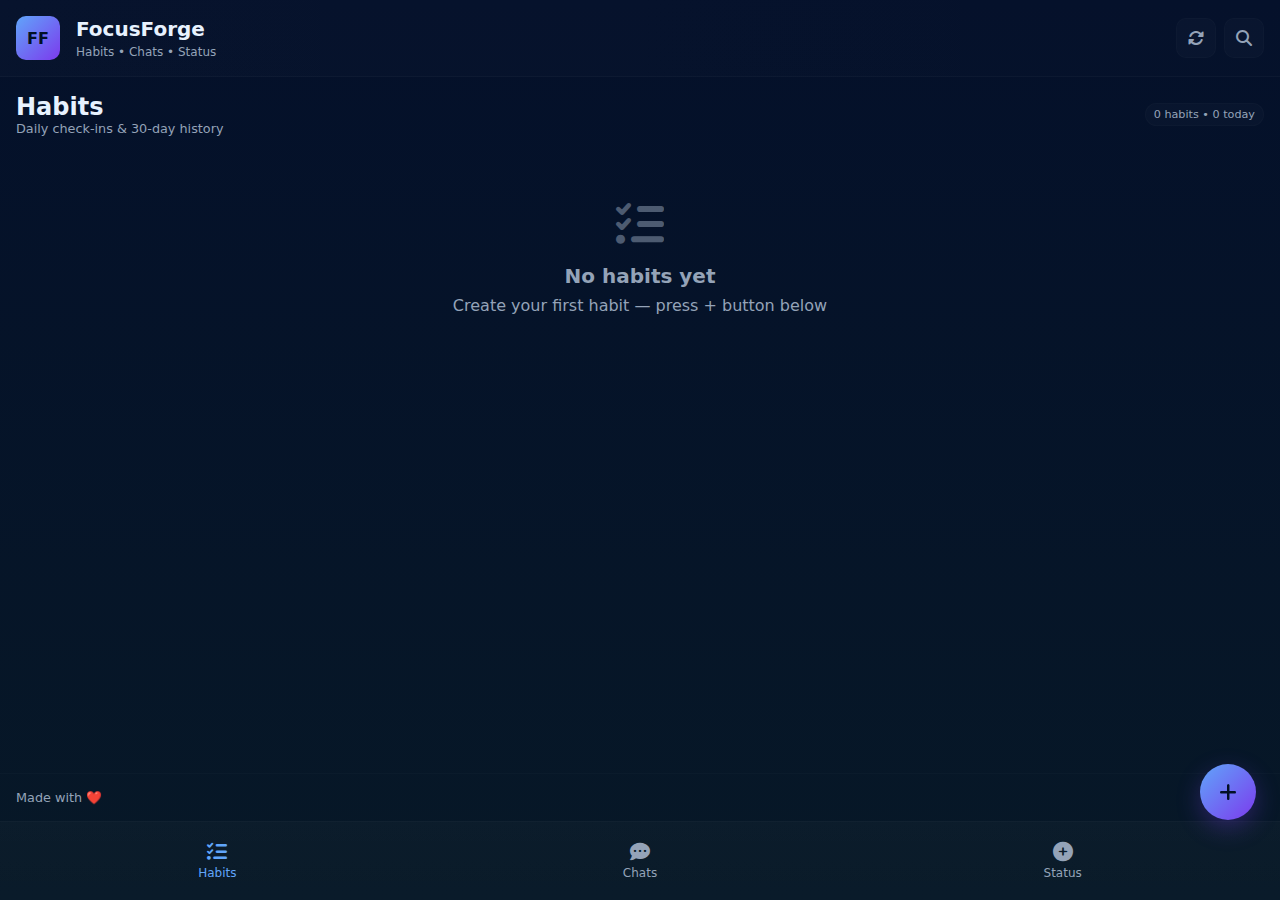
<file: testui1.html>
<!doctype html>
<html lang="en">
<head>
<meta charset="utf-8" />
<meta name="viewport" content="width=device-width, initial-scale=1.0" />
<title>FocusForge — Habits (Beginner Friendly)</title>
<link rel="stylesheet" href="https://cdnjs.cloudflare.com/ajax/libs/font-awesome/6.4.0/css/all.min.css">
<style>
  /* ---------- Root / Reset ---------- */
  :root{
    --bg:#04102a;
    --surface:#071827;
    --muted:#94a3b8;
    --accent:#60a5fa;
    --accent-2:#7c3aed;
    --success:#34d399;
    --card:#0b1724;
    --radius:12px;
  }
  *{box-sizing:border-box;margin:0;padding:0;font-family:Inter,system-ui,-apple-system,'Segoe UI',Roboto,Arial,sans-serif;}
  html,body{height:100%;background:linear-gradient(180deg,var(--bg),var(--surface));color:#e8f2ff;-webkit-font-smoothing:antialiased;}
  a{color:inherit}

  /* ---------- App shell ---------- */
  .app{min-height:100vh;display:flex;flex-direction:column;background:linear-gradient(180deg,var(--bg),var(--surface));}
  header.app-header{padding:1rem;display:flex;align-items:center;justify-content:space-between;background:linear-gradient(90deg, rgba(255,255,255,0.01), rgba(255,255,255,0.005));gap:1rem;border-bottom:1px solid rgba(255,255,255,0.03);}
  .logo{width:44px;height:44px;border-radius:10px;background:linear-gradient(135deg,var(--accent),var(--accent-2));display:flex;align-items:center;justify-content:center;font-weight:900;color:#021025;flex-shrink:0;}
  .title h1{font-size:1.25rem;margin:0}
  .sub{font-size:0.75rem;color:var(--muted);margin-top:0.25rem}
  .header-actions{display:flex;gap:0.5rem;align-items:center}
  .icon-btn{width:40px;height:40px;border-radius:10px;background:rgba(255,255,255,0.02);display:flex;align-items:center;justify-content:center;border:1px solid rgba(255,255,255,0.02);cursor:pointer;color:var(--muted);flex-shrink:0;}

  /* ---------- Content ---------- */
  .main{flex:1;display:flex;flex-direction:column;overflow:hidden;}
  .content{flex:1;padding:1rem;overflow-y:auto;}

  /* ---------- Sections ---------- */
  section.app-section{display:none;height:100%;}
  section.app-section.active{display:block;}

  /* ---------- Habits (cards) ---------- */
  .section-title{display:flex;align-items:center;justify-content:space-between;margin-bottom:1rem;flex-wrap:wrap;gap:0.5rem;}
  .small-muted{font-size:0.8rem;color:var(--muted);}
  .grid{display:grid;gap:1rem;grid-template-columns:repeat(auto-fill, minmax(300px, 1fr));}
  .card{background:linear-gradient(180deg,rgba(255,255,255,0.02),rgba(255,255,255,0.01));border-radius:var(--radius);padding:1rem;display:flex;gap:1rem;align-items:flex-start;border:1px solid rgba(255,255,255,0.03);position:relative;transition:transform 0.2s ease, box-shadow 0.2s ease;}
  .card:hover{transform:translateY(-2px);box-shadow:0 8px 25px rgba(2,6,23,0.6);}

  .progress{width:60px;height:60px;flex:0 0 60px;display:grid;place-items:center;position:relative;}
  .progress svg{transform:rotate(-90deg);width:60px;height:60px;}
  .progress .center{position:absolute;display:flex;flex-direction:column;align-items:center;justify-content:center;font-size:0.7rem;color:#e6eef8;}

  .meta{flex:1;min-width:0;}
  .habit-name{font-weight:700;font-size:1rem;white-space:nowrap;overflow:hidden;text-overflow:ellipsis;margin-bottom:0.25rem;}
  .habit-note{font-size:0.8rem;color:var(--muted);margin-bottom:0.5rem;}
  .habit-meta-row{display:flex;gap:0.5rem;align-items:center;flex-wrap:wrap;}

  .chip{font-size:0.7rem;padding:0.25rem 0.5rem;border-radius:999px;background:rgba(255,255,255,0.02);border:1px solid rgba(255,255,255,0.02);color:var(--muted);}

  .habit-actions{display:flex;gap:0.5rem;align-items:center;margin-top:0.75rem;}
  .btn{padding:0.5rem 0.75rem;border-radius:8px;border:none;cursor:pointer;font-weight:600;font-size:0.8rem;display:inline-flex;gap:0.25rem;align-items:center;justify-content:center;transition:all 0.2s ease;}
  .btn-mark{background:linear-gradient(90deg,var(--success),#10b981);color:#021;border:none;}
  .btn-more{background:transparent;border:1px solid rgba(255,255,255,0.03);color:var(--muted);padding:0.5rem;border-radius:8px;}

  .history{display:flex;gap:2px;align-items:end;height:30px;margin-top:0.5rem;justify-content:space-between;}
  .hbar{flex:1;min-width:2px;border-radius:1px;background:rgba(255,255,255,0.06);transition:all 0.3s ease;}
  .hbar.active{background:linear-gradient(180deg,var(--accent),var(--accent-2))}

  /* ---------- FAB & modal ---------- */
  .fab{position:fixed;right:1.5rem;bottom:5rem;z-index:30;width:56px;height:56px;border-radius:50%;display:grid;place-items:center;background:linear-gradient(135deg,var(--accent),var(--accent-2));color:#021025;font-size:1.25rem;cursor:pointer;box-shadow:0 8px 25px rgba(124,58,237,0.3);border:none;transition:transform 0.2s ease;}
  .fab:hover{transform:scale(1.1);}
  .modal-backdrop{position:fixed;inset:0;background:rgba(2,6,23,0.8);display:none;align-items:center;justify-content:center;z-index:40;padding:1rem;}
  .modal{width:100%;max-width:500px;background:linear-gradient(180deg,#061025,#07142a);border-radius:1rem;padding:1.5rem;border:1px solid rgba(255,255,255,0.03);color:#eaf3ff;max-height:90vh;overflow-y:auto;}
  .form-row{display:flex;flex-direction:column;gap:0.5rem;margin-bottom:1rem;}
  .form-row label{color:var(--muted);font-size:0.9rem;font-weight:500;}
  .form-row input,.form-row select,textarea{width:100%;padding:0.75rem;border-radius:8px;border:1px solid rgba(255,255,255,0.1);background:rgba(255,255,255,0.05);color:#eaf3ff;outline:none;font-size:1rem;transition:border-color 0.2s ease;}
  .form-row input:focus,.form-row select:focus{outline:none;border-color:var(--accent);}
  .form-row select option{background:#061025;color:#eaf3ff;padding:0.5rem;}
  .modal .actions{display:flex;gap:0.75rem;justify-content:flex-end;margin-top:1.5rem;}
  .ghost{background:transparent;border:1px solid rgba(255,255,255,0.1);color:var(--muted);padding:0.75rem 1.25rem;border-radius:8px;cursor:pointer;transition:all 0.2s ease;}
  .ghost:hover{background:rgba(255,255,255,0.05);}
  .btn-modal{background:linear-gradient(90deg,var(--success),#10b981);color:#021;border:none;padding:0.75rem 1.5rem;border-radius:8px;cursor:pointer;font-weight:600;transition:transform 0.2s ease;}
  .btn-modal:hover{transform:translateY(-1px);}

  /* ---------- More menu ---------- */
  .more-menu{position:absolute;background:#061025;border:1px solid rgba(255,255,255,0.1);padding:0.5rem;border-radius:8px;z-index:50;display:none;min-width:140px;box-shadow:0 8px 25px rgba(0,0,0,0.3);}
  .more-menu button{display:block;background:transparent;border:none;color:var(--muted);padding:0.75rem 1rem;width:100%;text-align:left;cursor:pointer;border-radius:6px;font-size:0.9rem;transition:all 0.2s ease;}
  .more-menu button:hover{background:rgba(255,255,255,0.05);color:#e6eef8}

  /* ---------- Bottom nav ---------- */
  .bottom-nav{display:flex;justify-content:space-around;align-items:center;background:linear-gradient(180deg, rgba(255,255,255,0.02), rgba(255,255,255,0.01));border-top:1px solid rgba(255,255,255,0.03);padding:0.75rem 0.5rem;gap:0.25rem;margin-top:auto;}
  .nav-item{text-align:center;flex:1;color:var(--muted);font-size:0.75rem;cursor:pointer;padding:0.5rem 0.25rem;display:flex;flex-direction:column;align-items:center;gap:0.25rem;transition:all 0.2s ease;border-radius:8px;}
  .nav-item:hover{background:rgba(255,255,255,0.02);}
  .nav-item.active{color:var(--accent);}
  .nav-item i{font-size:1.25rem;}

  /* ---------- Simple sections ---------- */
  .feed{display:flex;flex-direction:column;gap:1rem;}
  .post{background:linear-gradient(180deg, rgba(255,255,255,0.01), rgba(255,255,255,0.005));border-radius:12px;padding:1rem;border:1px solid rgba(255,255,255,0.02)}
  .chat-item{display:flex;align-items:center;gap:1rem;padding:1rem;border-radius:10px;border:1px solid rgba(255,255,255,0.02);background:rgba(255,255,255,0.01)}

  footer.app-footer{padding:1rem;border-top:1px solid rgba(255,255,255,0.02);display:flex;align-items:center;justify-content:space-between;color:var(--muted);font-size:0.8rem;background:transparent;}

  /* ---------- Empty state ---------- */
  .empty{text-align:center;padding:3rem 2rem;color:var(--muted);display:none;}
  .empty i{font-size:3rem;margin-bottom:1rem;opacity:0.5;}

  /* ---------- Responsive Design ---------- */
  @media (max-width: 768px) {
    .app{min-height:100vh;}
    .content{padding:0.75rem;padding-bottom:5rem;}
    .grid{grid-template-columns:1fr;gap:0.75rem;}
    .card{padding:0.75rem;}
    .section-title{flex-direction:column;align-items:flex-start;gap:0.5rem;}
    .fab{bottom:5.5rem;right:1rem;width:50px;height:50px;font-size:1.1rem;}
    .modal{padding:1.25rem;margin:1rem;}
    .bottom-nav{position:fixed;bottom:0;left:0;right:0;background:linear-gradient(180deg, var(--surface), var(--bg));backdrop-filter:blur(10px);border-top:1px solid rgba(255,255,255,0.1);z-index:10;}
  }

  @media (max-width: 480px) {
    header.app-header{padding:0.75rem;}
    .logo{width:36px;height:36px;}
    .title h1{font-size:1.1rem;}
    .content{padding:0.5rem;padding-bottom:5rem;}
    .card{flex-direction:column;gap:0.75rem;}
    .progress{width:50px;height:50px;}
    .progress svg{width:50px;height:50px;}
    .habit-actions{justify-content:space-between;}
  }

  @media (min-width: 1200px) {
    .app{max-width:1400px;margin:0 auto;}
    .grid{grid-template-columns:repeat(auto-fill, minmax(350px, 1fr));}
  }

  @media (min-width: 1600px) {
    .grid{grid-template-columns:repeat(auto-fill, minmax(400px, 1fr));}
  }
</style>
</head>
<body>
  <div class="app">
    <!-- Header -->
    <header class="app-header">
      <div class="title" style="display:flex;gap:1rem;align-items:center">
        <div class="logo">FF</div>
        <div>
          <h1>FocusForge</h1>
          <div class="sub">Habits • Chats • Status</div>
        </div>
      </div>
      <div class="header-actions">
        <div class="icon-btn" id="refreshBtn" title="Refresh"><i class="fa-solid fa-rotate"></i></div>
        <div class="icon-btn" id="searchBtn" title="Search"><i class="fa-solid fa-magnifying-glass"></i></div>
      </div>
    </header>

    <!-- Main content -->
    <div class="main">
      <div class="content">
        <!-- HABITS -->
        <section id="habitsSection" class="app-section active">
          <div class="section-title">
            <div>
              <h2>Habits</h2>
              <div class="small-muted">Daily check-ins & 30-day history</div>
            </div>
            <div class="chip" id="statsChip">0 habits • 0 today</div>
          </div>

          <div id="grid" class="grid"></div>

          <div id="emptyState" class="empty">
            <i class="fa-solid fa-list-check"></i>
            <div style="font-size:1.25rem;margin-bottom:0.5rem;font-weight:600">No habits yet</div>
            <div>Create your first habit — press + button below</div>
          </div>
        </section>

        <!-- CHATS -->
        <section id="chatsSection" class="app-section">
          <div class="section-title">
            <div>
              <h2>Chats</h2>
              <div class="small-muted">Accountability groups & DMs</div>
            </div>
          </div>
          <div class="chat-list" style="display:flex;flex-direction:column;gap:1rem;">
            <div class="chat-item">
              <div style="width:44px;height:44px;border-radius:10px;background:linear-gradient(135deg,var(--accent),var(--accent-2));display:flex;align-items:center;justify-content:center;font-weight:700;color:#021025;flex-shrink:0;">M</div>
              <div style="flex:1;min-width:0;"><strong>Motivation Group</strong><div class="small-muted">Last: Keep grinding 💪</div></div>
            </div>
            <div class="chat-item">
              <div style="width:44px;height:44px;border-radius:10px;background:#0b1220;display:flex;align-items:center;justify-content:center;flex-shrink:0;">R</div>
              <div style="flex:1;min-width:0;"><strong>Ravi</strong><div class="small-muted">Did you log journaling today?</div></div>
            </div>
          </div>
        </section>

        <!-- STATUS -->
        <section id="statusSection" class="app-section">
          <div class="section-title">
            <div>
              <h2>Status</h2>
              <div class="small-muted">Short 24h updates</div>
            </div>
          </div>
          <div class="feed">
            <div class="post"><h4>@alex</h4><div class="small-muted">Day 10 - Feeling focused!</div></div>
            <div class="post"><h4>@megha</h4><div class="small-muted">Just smashed my morning run!</div></div>
          </div>
        </section>
      </div>
    </div>

    <!-- Footer -->
    <footer class="app-footer">
      <div>Made with ❤️</div>
      <!-- Removed the "Last action" display -->
    </footer>

    <!-- Bottom nav -->
    <nav>
      <div class="bottom-nav">
        <div class="nav-item active" data-target="habitsSection"><i class="fa-solid fa-list-check"></i><span>Habits</span></div>
        <div class="nav-item" data-target="chatsSection"><i class="fa-solid fa-comment-dots"></i><span>Chats</span></div>
        <div class="nav-item" data-target="statusSection"><i class="fa-solid fa-circle-plus"></i><span>Status</span></div>
      </div>
    </nav>
  </div>

  <!-- FAB -->
  <button class="fab" id="openAdd" title="Add habit"><i class="fa-solid fa-plus"></i></button>

  <!-- Modal (Add / Edit) -->
  <div class="modal-backdrop" id="modalBackdrop">
    <div class="modal" role="dialog" aria-modal="true">
      <h3 id="modalTitle" style="margin-bottom:1.5rem;">Add Habit</h3>

      <div class="form-row">
        <label for="habitName">Habit Name</label>
        <input id="habitName" placeholder="e.g., Morning run" maxlength="80" />
      </div>

      <div class="form-row">
        <label for="habitNote">Note (Optional)</label>
        <input id="habitNote" placeholder="Short description" maxlength="120" />
      </div>

      <!-- Removed Goal Days field -->
      
      <div class="form-row">
        <label for="habitColor">Color Theme</label>
        <select id="habitColor">
          <option value="#60a5fa">Blue</option>
          <option value="#f97316">Orange</option>
          <option value="#34d399">Green</option>
          <option value="#f472b6">Pink</option>
          <option value="#7c3aed">Purple</option>
        </select>
      </div>

      <!-- Removed Past Dates field -->

      <div class="actions">
        <button class="ghost" id="cancelModal">Cancel</button>
        <button class="btn-modal" id="saveHabit">Save Habit</button>
      </div>
    </div>
  </div>

  <!-- More menu (edit/delete) -->
  <div class="more-menu" id="moreMenu">
    <button id="editBtn"><i class="fa-solid fa-pen-to-square"></i> Edit</button>
    <button id="deleteBtn"><i class="fa-solid fa-trash"></i> Delete</button>
  </div>

<script>
/* ===================== App JS: Full dynamic habit logic ===================== */

/* ------------------- Utilities ------------------- */
const $ = s => document.querySelector(s);
const $$ = s => document.querySelectorAll(s);

// Key for localStorage
const STORAGE_KEY = 'focusforge_habits_v1';

// Date helpers
function todayStr(){ return new Date().toISOString().slice(0,10); }
function isoFromDateObj(d){ return new Date(d.getFullYear(), d.getMonth(), d.getDate()).toISOString().slice(0,10); }
function addDays(dateStr, n){ const d = new Date(dateStr); d.setDate(d.getDate() + n); return isoFromDateObj(d); }
function daysBetween(a,b){ return Math.round((new Date(b) - new Date(a))/(1000*60*60*24)); }
function lastNDates(n, endDateStr=null){
  const arr=[]; const end = endDateStr ? new Date(endDateStr) : new Date();
  for(let i=n-1;i>=0;i--){ const d=new Date(end); d.setDate(end.getDate()-i); arr.push(isoFromDateObj(d)); }
  return arr;
}

/* ------------------- Data model -------------------
habit = {
  id: number,
  name: string,
  note: string,
  color: hex,
  history: ['YYYY-MM-DD', ...], // unique sorted ascending
  createdAt: 'YYYY-MM-DD'
}
------------------- */

// Load / Save
function loadHabits(){
  try {
    return JSON.parse(localStorage.getItem(STORAGE_KEY) || '[]');
  } catch(e) {
    console.error('loadHabits parse error', e);
    return [];
  }
}
function saveHabits(habits){
  localStorage.setItem(STORAGE_KEY, JSON.stringify(habits));
  // Removed the last action display update
}

/* ------------------- Default helpers ------------------- */
function uniqueSorted(arr){
  return Array.from(new Set(arr || [])).sort();
}
function ensureDefaults(h){
  h.history = uniqueSorted(h.history || []);
  h.color = h.color || '#60a5fa';
  // Removed goalDays default
  h.createdAt = h.createdAt || todayStr();
  return h;
}

/* ------------------- Streak & stats ------------------- */
function computeStreak(history, refDate=null){
  const today = refDate || todayStr();
  const set = new Set(history || []);
  let streak = 0;
  let cursor = today;
  while(set.has(cursor)){
    streak++;
    cursor = addDays(cursor, -1);
  }
  return streak;
}
function countInLastN(history, n, endDate=null){
  const last = lastNDates(n, endDate);
  const set = new Set(history || []);
  return last.reduce((acc,d)=> acc + (set.has(d) ? 1 : 0), 0);
}

/* ------------------- Daily reset logic -------------------
We want marking to be per-day. On app load we:
- check each habit, if last recorded day isn't today we don't need to forcibly clear history (history is a list of dates).
- But we need to ensure UI shows today as unmarked unless history contains today.
We also schedule a reset at next local midnight to update UI & stats automatically while the app is open.
------------------------------------------------------- */

function scheduleMidnightReset(){
  // calc ms until next local midnight
  const now = new Date();
  const tomorrow = new Date(now.getFullYear(), now.getMonth(), now.getDate() + 1, 0, 1, 0); // 00:01 next day to be safe
  const ms = tomorrow - now;
  // setTimeout once, then setInterval every 24h
  setTimeout(()=> {
    render(); // re-render at midnight so today's marks reset visually if not present
    // then schedule every 24h
    setInterval(()=> render(), 24*60*60*1000);
  }, ms);
}

/* ------------------- Rendering ------------------- */
const grid = $('#grid');
const emptyState = $('#emptyState');
const statsChip = $('#statsChip');

function updateStatsDisplay(habits){
  const total = habits.length;
  const completedToday = habits.filter(h => (h.history||[]).includes(todayStr())).length;
  statsChip.textContent = `${total} habit${total!==1?'s':''} • ${completedToday} today`;
}

function render(){
  const habits = loadHabits().map(ensureDefaults);
  
  // UI empty state
  if(habits.length === 0){ 
    emptyState.style.display = 'block'; 
    grid.innerHTML = '';
  } else { 
    emptyState.style.display = 'none'; 
  }

  // CHANGED: Keep habits in their original creation order (newest first)
  const sorted = habits.slice().sort((a, b) => b.id - a.id);

  grid.innerHTML = '';
  sorted.forEach(h => {
    const streak = computeStreak(h.history);
    // Removed goal-based percentage calculation, using streak as the main metric
    const pct = Math.min(100, streak); // Simple percentage based on streak (capped at 100)
    const doneToday = (h.history || []).includes(todayStr());
    const size = 60, stroke = 6, radius = (size - stroke)/2;
    const circumference = 2*Math.PI*radius;
    const offset = circumference * (1 - pct/100);

    // Build card
    const card = document.createElement('div');
    card.className = 'card';
    card.innerHTML = `
      <div class="progress" title="${streak} day streak">
        <svg width="${size}" height="${size}" viewBox="0 0 ${size} ${size}">
          <defs>
            <linearGradient id="g${h.id}" x1="0" y1="0" x2="1" y2="1">
              <stop offset="0%" stop-color="${h.color}"></stop>
              <stop offset="100%" stop-color="${h.color}"></stop>
            </linearGradient>
          </defs>
          <circle cx="${size/2}" cy="${size/2}" r="${radius}" stroke="rgba(255,255,255,0.03)" stroke-width="${stroke}" fill="none"></circle>
          <circle cx="${size/2}" cy="${size/2}" r="${radius}" stroke="url(#g${h.id})" stroke-width="${stroke}" stroke-linecap="round"
            stroke-dasharray="${circumference}" stroke-dashoffset="${offset}" fill="none" style="transition: stroke-dashoffset 450ms cubic-bezier(.2,.9,.3,1)"></circle>
        </svg>
        <div class="center">
          <div style="font-weight:800">${streak}</div>
          <div style="font-size:10px;color:var(--muted)">days</div>
        </div>
      </div>

      <div class="meta">
        <div class="habit-name" title="${escapeHtml(h.name)}">${escapeHtml(h.name)}</div>
        <div class="habit-note">${escapeHtml(h.note || '')}</div>

        <div class="habit-meta-row">
          <div class="chip">🔥 ${streak} streak</div>
          <div class="chip">${h.history.length} total</div>
        </div>

        <div class="history" aria-hidden="true"></div>
      </div>

      <div class="habit-actions">
        <button class="btn ${doneToday ? '' : 'btn-mark'} mark-btn" data-id="${h.id}">${doneToday ? '<i class="fa-solid fa-check"></i> Done' : '<i class="fa-solid fa-circle"></i> Mark'}</button>
        <button class="btn btn-more" data-more="${h.id}"><i class="fa-solid fa-ellipsis-vertical"></i></button>
      </div>
    `;

    // append
    grid.appendChild(card);

    // fill history mini-bars (30 days)
    const historyContainer = card.querySelector('.history');
    const last30 = lastNDates(30);
    const set = new Set(h.history || []);
    last30.forEach(d => {
      const bar = document.createElement('div');
      bar.className = 'hbar' + (set.has(d) ? ' active' : '');
      const age = daysBetween(d, todayStr());
      const height = set.has(d) ? Math.max(8, 20 - age*0.3) : 4;
      bar.style.height = height + 'px';
      // Set the bar color to match the habit color
      if(set.has(d)) {
        bar.style.background = h.color;
      }
      historyContainer.appendChild(bar);
    });

    // listeners
    card.querySelector('.mark-btn').addEventListener('click', () => toggleToday(h.id));
    card.querySelector('[data-more]').addEventListener('click', (e) => openMoreMenu(e, h.id));
  });

  updateStatsDisplay(habits);
}

/* ------------------- Mark / Unmark today ------------------- */
function toggleToday(habitId){
  const habits = loadHabits();
  const idx = habits.findIndex(h => h.id === habitId);
  if(idx < 0) return;
  const today = todayStr();
  const hist = uniqueSorted(habits[idx].history || []);
  const pos = hist.indexOf(today);
  if(pos !== -1){
    // unmark today's completion
    if(!confirm('Unmark completion for today?')) return;
    hist.splice(pos,1);
  } else {
    hist.push(today);
  }
  habits[idx].history = uniqueSorted(hist);
  saveHabits(habits);
  render();
}

/* ------------------- Add / Edit Modal ------------------- */
const modalBackdrop = $('#modalBackdrop');
const modalTitle = $('#modalTitle');
const habitName = $('#habitName');
const habitNote = $('#habitNote');
const habitColor = $('#habitColor');
let editingId = null;

$('#openAdd').addEventListener('click', ()=> openAddModal());
$('#saveHabit').addEventListener('click', saveModalHabit);
$('#cancelModal').addEventListener('click', ()=> { modalBackdrop.style.display='none'; editingId=null; });

function openAddModal(){
  editingId = null;
  modalTitle.textContent = 'Add Habit';
  habitName.value = '';
  habitNote.value = '';
  habitColor.value = '#60a5fa';
  modalBackdrop.style.display = 'flex';
  // Focus on first input
  setTimeout(() => habitName.focus(), 100);
}

function openEditModal(h){
  editingId = h.id;
  modalTitle.textContent = 'Edit Habit';
  habitName.value = h.name;
  habitNote.value = h.note || '';
  habitColor.value = h.color || '#60a5fa';
  modalBackdrop.style.display = 'flex';
  // Focus on first input
  setTimeout(() => habitName.focus(), 100);
}

function saveModalHabit(){
  const name = habitName.value.trim();
  if(!name){ alert('Enter habit name'); return; }
  const note = habitNote.value.trim();
  const color = habitColor.value || '#60a5fa';

  const habits = loadHabits();
  if(editingId){
    const idx = habits.findIndex(h => h.id === editingId);
    if(idx >= 0){
      habits[idx].name = name;
      habits[idx].note = note;
      habits[idx].color = color;
    }
  } else {
    const newH = {
      id: Date.now(),
      name,
      note,
      color,
      history: [],
      createdAt: todayStr()
    };
    habits.push(newH);
  }
  saveHabits(habits);
  modalBackdrop.style.display = 'none';
  editingId = null;
  render();
}

/* ------------------- More menu (Edit / Delete) ------------------- */
const moreMenu = $('#moreMenu');
let openMenuFor = null;

function openMoreMenu(e, id){
  e.stopPropagation();
  openMenuFor = id;
  const rect = e.currentTarget.getBoundingClientRect();
  moreMenu.style.left = (rect.left - 120) + 'px';
  moreMenu.style.top = (rect.bottom + 5) + 'px';
  moreMenu.style.display = 'block';
}
document.addEventListener('click', (e) => { if(!moreMenu.contains(e.target)) moreMenu.style.display = 'none'; });

$('#editBtn').addEventListener('click', ()=>{
  moreMenu.style.display = 'none';
  if(!openMenuFor) return;
  const h = loadHabits().find(x => x.id === openMenuFor);
  if(!h) return;
  openEditModal(h);
});
$('#deleteBtn').addEventListener('click', ()=>{
  moreMenu.style.display = 'none';
  if(!openMenuFor) return;
  if(!confirm('Delete this habit? This cannot be undone.')) return;
  let habits = loadHabits();
  habits = habits.filter(h => h.id !== openMenuFor);
  saveHabits(habits);
  render();
});

/* ------------------- Navigation (tabs) ------------------- */
const navItems = $$('.nav-item');
const sections = $$('.app-section');
navItems.forEach(item => {
  item.addEventListener('click', () => {
    navItems.forEach(n => n.classList.remove('active'));
    sections.forEach(s => s.classList.remove('active'));
    item.classList.add('active');
    document.getElementById(item.dataset.target).classList.add('active');
    document.getElementById(item.dataset.target).scrollTop = 0;
  });
});

/* ------------------- Refresh button ------------------- */
$('#refreshBtn').addEventListener('click', ()=> render());

/* ------------------- Midnight reset scheduling ------------------- */
scheduleMidnightReset();

/* ------------------- Escape html helper ------------------- */
function escapeHtml(s){ return (s||'').replace(/&/g,'&amp;').replace(/</g,'&lt;').replace(/>/g,'&gt;'); }

/* ------------------- First render ------------------- */
render();

/* ===================== End of App JS ===================== */
</script>
</body>
</html>
</file>
